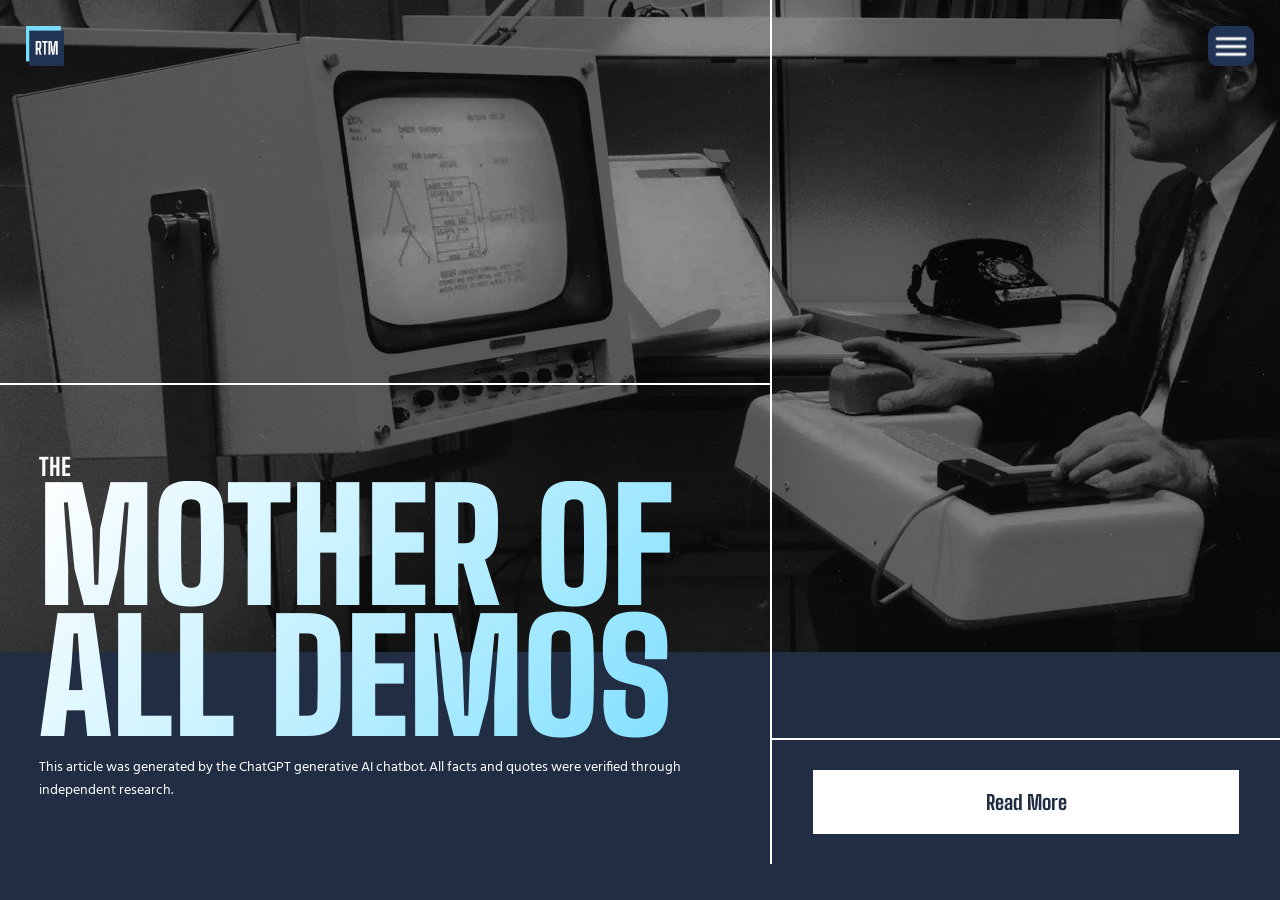
<file: index.html>
<!DOCTYPE html>
<html lang="en">
<head>
    <meta charset="UTF-8">
    <meta name="viewport" content="width=device-width, initial-scale=1.0">
    <title>The Mother of All Demos - Home</title>
    <link rel="icon" href="assets/logo.png">
    <link rel="stylesheet" href="css/universal.css">
    <link rel="stylesheet" href="css/index.css">
</head>
<body>
    <header>
        <img src="assets/logo.png" id="menu-logo">
        <img src="assets/menu.png" id="menu-open">
    </header>
    <div id="menu-body-darken"></div>
    <div id="menu">
        <button id="menu-close">✕</button>
        <a href="index.html" class="header-2" id="menu-home">Home</a>
        <a href="article.html" class="header-2" id="menu-article">Article</a>
    </div>
    <main>
        <div id="main-left">
            <div id="main-left-top">
                <div id="main-left-top-content">
                    <img src="assets/home-image.png" id="home-image">
                    <div id="credit-container">
                        <p id="home-image-credit">Image Credit: SRI International</p>
                    </div>
                </div>
            </div>
            <div id="main-left-bottom">
                <h3 id="the">The</h3>
                <h1 id="title">Mother of All Demos</h1>
                <p id="disclaimer">This article was generated by the ChatGPT generative AI chatbot. All facts and quotes were verified through independent research.</p>
            </div>
        </div>
        <div id="main-right">
            <div id="main-right-top"></div>
            <div id="main-right-bottom">
                <a href="article.html" class="button" id="read-more-button">Read More</a>
            </div>
        </div>
    </main>
    <script src="js/all.js"></script>
</body>
</html>
</file>
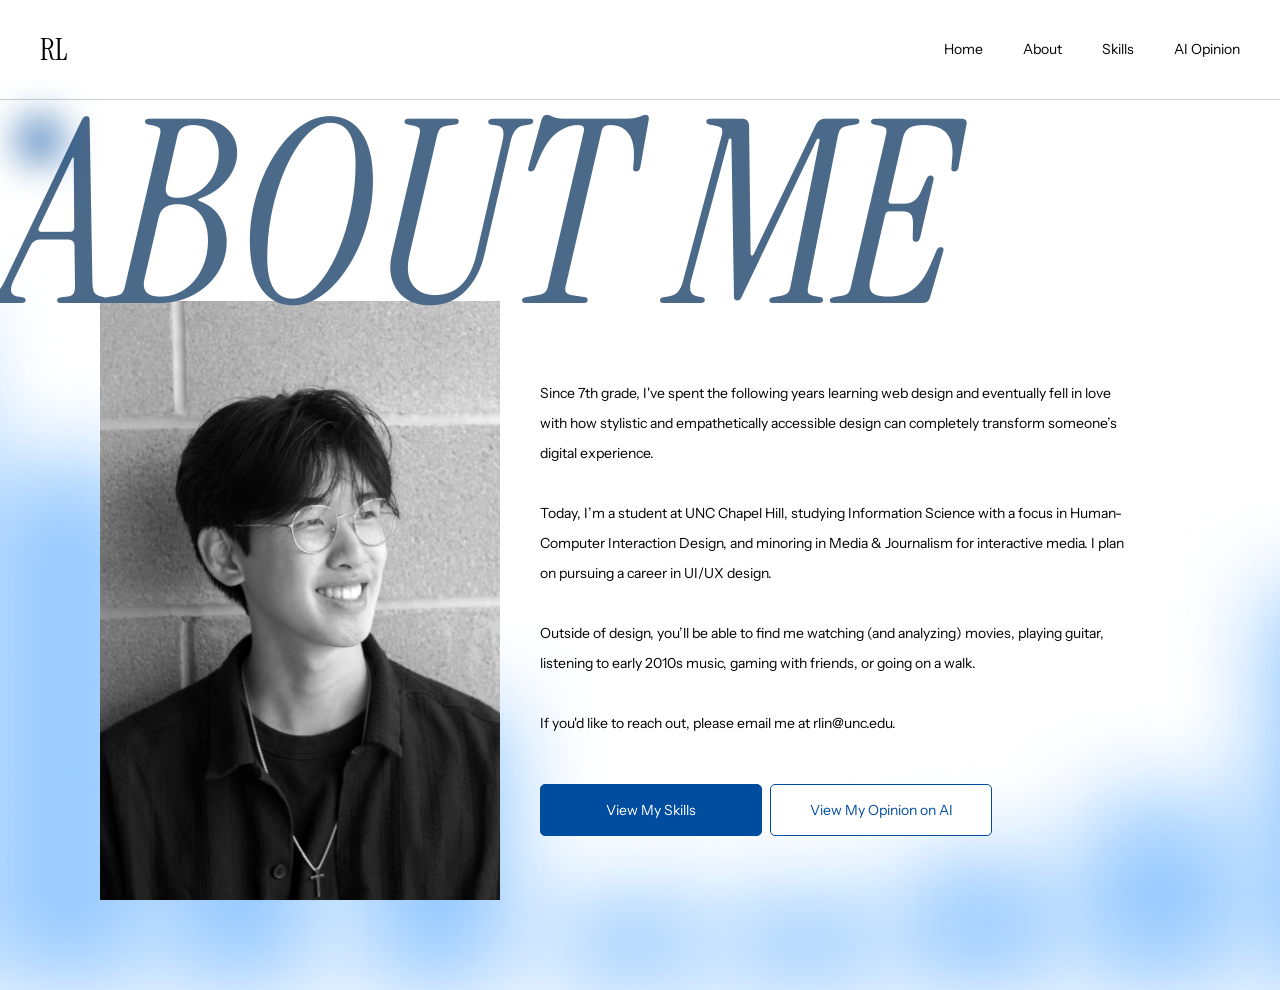
<file: portfolio/about.html>
<!DOCTYPE html>
<html lang="en">
<head>
    <meta charset="UTF-8">
    <meta name="description" content="Richard Lin's Portfolio">
    <meta name="keywords" content="Portfolio, Web Design, Skills, UX Design">
    <meta name="author" content="Richard Lin">
    <meta name="viewport" content="width=device-width, initial-scale=1.0">
    <title>About</title>
    <link rel="icon" href="assets/RL.png">
    <link rel="stylesheet" href="css/global.css">
    <link rel="stylesheet" href="css/about.css">
</head>
<body>
    <div id="followmouse"></div>
    <header>
        <a href="index.html" id="menu-logo">RL</a>
        <nav>
            <a href="index.html" class="menu-link">Home</a>
            <a href="about.html" class="menu-link">About</a>
            <a href="human-skills.html" class="menu-link">Skills</a>
            <a href="ai-opinion.html" class="menu-link">AI Opinion</a>
        </nav>
        <button id="menu-burger"><img src="assets/menu-button.png" alt="Open menu." id="menu-burger-img"></button>
    </header>
    <div id="mobile-nav">
        <button id="close-menu">X</button>
        <div id="mobile-nav-links">
            <a href="index.html" class="mobile-menu-link">Home</a>
            <a href="about.html" class="mobile-menu-link">About</a>
            <a href="human-skills.html" class="mobile-menu-link">Skills</a>
            <a href="ai-opinion.html" class="mobile-menu-link">AI Opinion</a>
        </div>
    </div>

    
    <main>
        <h1 id="title">About Me</h1>
        <div id="about-nontitle">
            <img src="assets/about-image.jpg" id="about-image" alt="Grayscale photo of me smiling in front of a brick wall.">
            <div id="about-content">
                <p id="about-text">Since 7th grade, I've spent the following years learning web design and eventually fell in love with how stylistic and empathetically accessible design can completely transform someone’s digital experience.
                <br><br>
                Today, I’m a student at UNC Chapel Hill, studying Information Science with a focus in Human-Computer Interaction Design, and minoring in Media & Journalism for interactive media. I plan on pursuing a career in UI/UX design.
                <br><br>
                Outside of design, you’ll be able to find me watching (and analyzing) movies, playing guitar, listening to early 2010s music, gaming with friends, or going on a walk.
                <br><br>
                If you'd like to reach out, please email me at rlin@unc.edu.
            </p>
                
            
                <div id="about-buttons">
                    <a id="human-skills-button" href="human-skills.html">View My Skills</a>
                    <a id="ai-opinion-button" href="ai-opinion.html">View My Opinion on AI</a>
                </div>
            </div>
        </div>
        <img id="desktop-blob" src="assets/index-about-blob.png">
        
    </main>

    <script src="js/global.js"></script>
</body>
</html>
</file>
<file: css/universal.css>
@import url('https://fonts.googleapis.com/css2?family=Big+Shoulders:opsz,wght@10..72,100..900&family=Hind:wght@300;400;500;600;700&display=swap');
:root {
    --mainblue: #212D43;
    --lightblue: #76DDFF;
    --white: #FFFFFF;
    --text: #4B4B4B;
}
html {
    overflow-x: hidden;
    height: 100%;
}
body {
    margin: 0;
    padding: 0;
    overflow-x: hidden;
    position: relative;
    height: 100%;
    font-family: "Hind", sans-serif;
}

header {
    position: fixed;
    padding: 5%;
    z-index: 5;
    width: 90%;
    display: flex;
    justify-content: space-between;
}
h1, h2, h3 {
    font-family: 'Big Shoulders';
    background: -webkit-linear-gradient(0.9turn, var(--mainblue), var(--lightblue));
    -webkit-background-clip: text;
    -webkit-text-fill-color: transparent;
    text-decoration: none;
    margin: 0;
    font-weight: 700;
}
.header-2, h2 {
    background: -webkit-linear-gradient(0.9turn, var(--mainblue), var(--lightblue));
    -webkit-background-clip: text;
    -webkit-text-fill-color: transparent;
    text-decoration: none;
    font-family: 'Big Shoulders';
    font-weight: 700;
    font-size: 40px;
    line-height: 40px;
    text-transform: uppercase;
}
h1 {
    background: -webkit-linear-gradient(0.9turn, var(--white), var(--lightblue));
    -webkit-background-clip: text;
    -webkit-text-fill-color: transparent;
    font-size: 82px;
    text-transform: uppercase;
    font-weight: 900;
    line-height: 75px;
}
p {
    font-size: 14px;
}

.button {
    display: flex;
    justify-content: center;
    align-items: center;
    text-decoration: none;
    width: 95%;
    padding-top: 20px;
    padding-bottom: 20px;
    font-family: "Big Shoulders";
    color: var(--mainblue);
    background: white;
    border: none;
    font-size: 20px;
    font-weight: 700;
    transition: 0.2s;
}
.button:hover {
    cursor: pointer;
    filter: brightness(0.7);
}

#menu-logo, #menu-open {
    height: 40px;
}
#menu-logo:hover, #menu-open:hover {
    cursor: pointer;
}
#menu-home, #menu-article {
    text-decoration: none;
    color: var(--mainblue);
    margin-top: 20px;
    border-bottom: 2px solid transparent;
    transition: 0.2s;
}
#menu-home:hover, #menu-article:hover {
    cursor: pointer;
    border-bottom: 2px solid var(--mainblue);
}

#menu-body-darken {
    position: fixed;
    background: black;
    opacity: 0;
    pointer-events: none;
    top: 0;
    left: 0;
    width: 100%;
    height: 100%;
    z-index: 9;
    transition: 0.3s;
}
#menu-close {
    height: 50px;
    width: 50px;
    font-size: 30px;
    font-family: 'Big Shoulders';
    background: white;
    border-radius: 200px;
    border: none;
    align-self: start;
    margin-bottom: 60px;
    font-weight: 700;
    color: var(--mainblue);
    transition: 0.2s;
}
#menu-close:hover {
    cursor: pointer;
}

#menu {
    position: fixed;
    right: -100%;
    top: 0;
    z-index: 10;
    background-color: var(--white);
    width: 300px;
    height: 100%;
    padding: 20px;
    display: flex;
    flex-direction: column;
    justify-content: start;
    transition: 0.3s;
    align-items: end;
}

@media screen and (min-width: 768px) {
    h1 {
        font-size: 12vw;
        line-height: 10.2vw;
    }
    header {
        padding: 2%;
        width: 96%;
    }
    h3 {
        font-size: 24px;
    }


}
</file>
<file: css/index.css>
body {
    background: var(--mainblue);
}

main {
    display: flex;
    flex-direction: column;
    height: 90%;
    justify-content: space-between;
}

#main-left, #main-left-top, #main-left-bottom, #main-right, #main-right-top, #main-right-bottom {
    position: relative;
}
#main-left-top-content {
    position: relative;
}
#home-image {
    margin-top: 100px;
    width: 100%;
}
#home-image-credit {
    color: white;
    position: absolute;
    bottom: 0;
    right: 20px;
}

#main-left-bottom {
    display: flex;
    flex-direction: column;
    justify-content: center;
    align-items: center;
    padding-top: 20px;  
}
#main-right-bottom {
    display: flex;
    flex-direction: column;
    justify-content: end;
    align-items: center;
}

#title {
    width: 95%;
}

#the {
    width: 95%;
    background: -webkit-linear-gradient(0.9turn, var(--white), var(--lightblue));
    -webkit-background-clip: text;
    -webkit-text-fill-color: transparent;
    text-transform: uppercase;
}
#disclaimer {
    color: white;
    width: 95%;
}

@media screen and (min-width: 768px) {
    main {
        margin: 0;
        padding: 0;
        display: flex;
        justify-content: center;
        flex-direction: row;
        width: 100%;
        height: 96%;
    }
    #title {
        height: fit-content;
    }
    #main-left, #main-right, #main-left-top, #main-left-bottom, #main-right-top, #main-right-bottom {
        width: auto;
        height: auto;
    }
    #main-left {
        border-right: 2px solid white;
        width: 100%;
        display: flex;
        flex-direction: column;
        justify-content: space-between;
    }
    #main-right {
        display: flex;
        justify-content: end;
        flex-direction: column;
    }
    #main-left-bottom {
        border-top: 2px solid white;
        padding-left: 20px;
        height: 60%;
    }
    #main-right-bottom {
        border-top: 2px solid white;
        height: fit-content;
        width: 35vw;
        padding: 30px;
    }
    #main-left-top {
        display: flex;
        justify-content: end;
        position: relative;
        height: 50%;
    }
    #main-left-top-content {
        position: absolute;
        z-index: -1;
        left: 0;
        width: 140%;
        height: auto;
        padding: 0;
        margin: 0;
        display: flex;
        flex-direction: row;
        align-items: end;
    }
    #home-image {
        height: 78vh;
        width: auto;
        margin-top: -50px;
    }
    #credit-container {
        width: fit-content;
        padding-bottom: 190px;
        height: fit-content;
    }
    #home-image-credit {
        position: static;
        margin: 0;
        padding: 0;
        transform: rotate(90deg);
        transform-origin: 0% 100%;
        width: 190px;
        text-align: right;
    }

}
</file>
<file: portfolio/css/global.css>
@import url('https://fonts.googleapis.com/css2?family=Instrument+Sans:ital,wght@0,400..700;1,400..700&family=Instrument+Serif:ital@0;1&display=swap');

:root {
    --font-sans: 'Instrument Sans', sans-serif;
    --font-serif: 'Instrument Serif', serif;

    --primary-blue: #4B6989;
    --secondary-blue: #004DA0;
    --border: #D0D0D0;

    --desktop-title: 100vw;
    --mobile-title: 20vw;
    
    --desktop-number: 80px;
    --mobile-number: 24vw;

    --desktop-header: 24px;
    --mobile-header: 20px;

    --desktop-text: 14px;
    --desktop-text-lh: 30px;
    --mobile-text: 14px;
    --mobile-text-lh: 26px;
}

body {
    margin: 0;
    padding: 20px;
    padding-top: 120px;
    overflow-x: hidden;
}

#followmouse {
    position: absolute;
    width: 40px;
    height: 40px;
    background: var(--secondary-blue);
    filter: blur(20px);
    border-radius: 50%;
    pointer-events: none;
    z-index: 20;
    display: none;
}

h1 {
    font-family: var(--font-serif);
    font-size: var(--mobile-title);
    text-transform: uppercase;  
    color: var(--primary-blue);
    text-decoration: none;
    font-weight: normal;
    font-style: italic;
    margin: 0;
}
h2 {
    font-family: var(--font-serif);
    font-size: var(--mobile-number);
    color: black;
    text-decoration: none;
    font-weight: normal;
}
h3 {
    font-family: var(--font-sans);
    font-size: var(--mobile-header);
    color: black;
    text-decoration: none;
    font-weight: normal;
}

p, .menu-link, .name-link {
    font-family: var(--font-sans);
    font-size: var(--mobile-text);
    color: black;
    text-decoration: none;
}

header {
    display: flex;
    justify-content: space-between;
    align-items: center;
    position: fixed;
    background: white;
    width: 100%;
    padding: 20px;
    box-sizing: border-box;
    top: 0;
    left: 0;
    height: 100px;
    border-bottom: 1px solid var(--border);
}

#menu-logo {
    font-family: var(--font-serif);
    font-size: 30px;
    color: black;
    text-decoration: none;
}
nav {
    display: none;
}
#menu-burger {
    background: none;
    border: none;
    cursor: pointer;
}
#menu-burger-img { 
    width: 24px;
}

#mobile-nav {
    transition: 0.4s;
    background: var(--primary-blue);
    position: fixed;
    right: -100%;
    top: 0;
    height: 100%;
    width: 100%;
    z-index: 10;
    padding: 20px;
    box-sizing: border-box;
    display: flex;
    align-items: start;
    flex-direction: column;
    justify-content: space-between;
}

#close-menu {
    color: white;
    background: none;
    border: none;
    font-family: var(--font-serif);
    font-size: var(--mobile-title);
}

#mobile-nav-links {
    display: flex;
    flex-direction: column;
    align-items: start;
    justify-content: space-between;
    width: 100%;
}
.mobile-menu-link {
    color: white;
    background: none;
    border: none;
    width: 100%;
    font-family: var(--font-serif);
    font-size: var(--mobile-title);
    text-align: right;
    font-weight: normal;
    text-decoration: none;
    text-transform: uppercase;
    font-style: italic;
}


@media screen and (min-width: 768px) {
    #followmouse {
        display: block;
    }
    #mobile-nav, #menu-burger {
        display: none;
    }
    header {
        padding-left: 40px;
        padding-right: 40px;
        border-bottom: 1px solid var(--border);
        z-index: 10;
    }
    nav {
        display: flex;
    }
    .menu-link {
        border-bottom: 1px solid transparent;
        margin-left: 40px;
        transition: 0.2s;
    }
    .menu-link:hover {
        border-bottom: 1px solid black;
    }


}
</file>
<file: portfolio/css/about.css>
#desktop-blob {
    display: none;
}
#about-image {
    width: 112%;
    margin-top: 0;
    margin-left: -20px;
}
#title {
    margin: 0;
    margin-top: 20px;
}
#about-content {
    line-height: var(--mobile-text-lh);
}
#about-buttons {
    margin-top: 32px;
    display: flex;
    justify-content: center;
    align-items: center;
    flex-direction: column;
}

#human-skills-button, #ai-opinion-button {
    width: 100%;
    padding-top: 12px;
    padding-bottom: 12px;
    background: var(--secondary-blue);
    border: 1px solid var(--secondary-blue);
    border-radius: 5px;
    font-family: var(--font-sans);
    font-size: var(--mobile-text);
    text-align: center;
    color: white;
    text-decoration: none;
}
#ai-opinion-button {
    margin-top: 8px;
    background: white;
    color: var(--secondary-blue);
}

@media screen and (min-width: 768px) {
    body {
        overflow: hidden;
    }
    #mobile-blob {
        display: none;
    }
    #desktop-blob {
        display: block;
        position: absolute;
        bottom: -10%;
        width: 120%;
        right: -10%;
        z-index: -1;
    }
    #about-image {
        width: 400px;
        margin-left: 0;
    }
    #about-nontitle {
        display: flex;
        align-items: center;
        position: absolute;
        bottom: 0;
        left: 100px;
    }
    #title {
        margin-top: 40px;
        margin: 0;
        line-height: 15vw;
        position: absolute;
        top: 120px;
        z-index: 1;
        left: 0;
    }
    #about-content {
        padding: 40px;
        line-height: var(--desktop-text-lh);
        width: 50%;
        display: flex;
        flex-direction: column;
        align-items: start;
        justify-content: center;
    }
    #about-buttons {
        flex-direction: row;
    }
    #human-skills-button, #ai-opinion-button {
        margin-top: 0;
        margin-right: 8px;
        padding: 10px;
        width: 200px;
        transition: 0.2s;
    }
    #human-skills-button:hover, #ai-opinion-button:hover {
        filter: brightness(0.9);
    }
}
</file>
